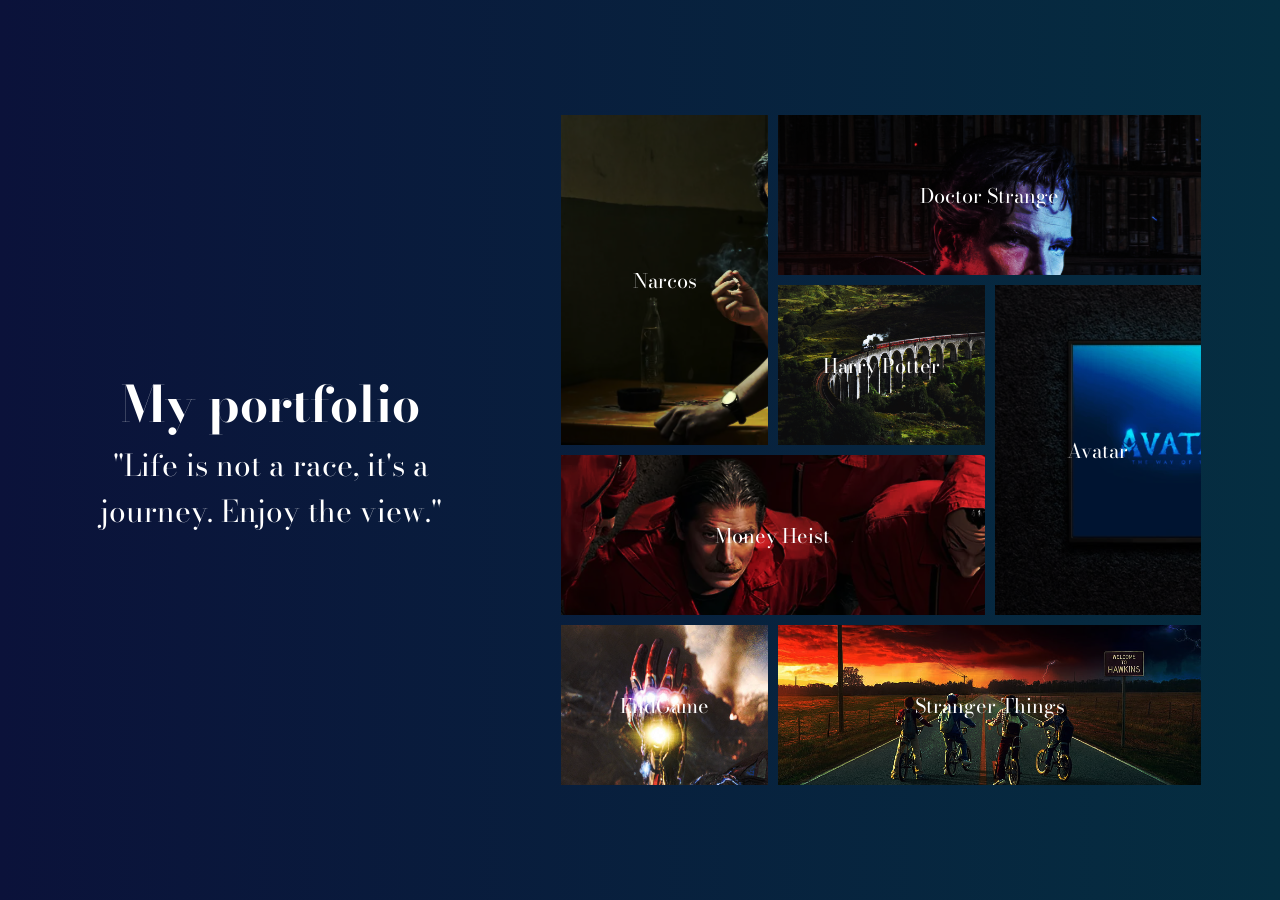
<file: index.html>
<!DOCTYPE html>
<html lang="en">
<head>
    <meta charset="UTF-8">
    <meta name="viewport" content="width=device-width, initial-scale=1.0">
    <title>Beautiful Transition Gallery</title>
    <link rel="stylesheet" href="style.css">
    <link rel="preconnect" href="https://fonts.googleapis.com">
    <link rel="preconnect" href="https://fonts.gstatic.com" crossorigin>
    <link href="https://fonts.googleapis.com/css2?family=Bodoni+Moda:ital,opsz,wght@0,6..96,400..900;1,6..96,400..900&family=Boldonse&family=Tektur:wght@400..900&display=swap" rel="stylesheet">

</head>
<body>
    <div class="container">
        <div class="leftt">
            <h2 class="heading" style="font-size: 50px;">
                My portfolio
            </h2>
            <p class="subh">
                "Life is not a race, it's a journey. Enjoy the view." 
            </p>
        </div>
        <div class="gallery">
            <div class="box row-2"  style="background-image: url(pablo-escobar-pictures-lfnhxwi2a60mgl2k.jpg);">Narcos</div>
            <div class="box col-2" id="box2" style="background-image: url(doctor-strange-red-blue-yluziune6fwhn1nr.jpg);">Doctor Strange</div>
            <div class="box"  style="background-image: url(jack-anstey-XVoyX7l9ocY-unsplash.jpg);">Harry Potter</div>
            <div class="box row-2"  style="background-image: url(tv-on-black-textured-wall-600nw-2235285273.jpg);">Avatar</div>
            <div class="box col-2"  style="background-image: url(1080x1920-money-heist-poster-4x6xr186quiuobt1.jpg);">Money Heist</div>
            <div class="boxim" style=" background-image: url(maxresdefault.jpg);">EndGame</div>
            <div class="box col-2"  style="background-image: url(HD-wallpaper-stranger-things-season-2-resolution-tv-series-and-background-stranger-things-bike.jpg);">Stranger Things</div>
        </div>
    </div>
    
</body>
</html>
</file>
<file: style.css>
*{
    padding: 0;
    margin: 0;
    box-sizing: border-box;
}
body{
    font-family: "Bodoni Moda", serif;
}

.container{
display: flex;
justify-content: space-evenly;
align-items: center;
min-height: 100vh;
gap: 20px;
background: linear-gradient(to right, #0b123a,#052e41);
}

.leftt{
    flex-basis: 30%;
    color: white;
}

.heading{
    font-size: 30px;
    text-align: center;
}

.subh{
    font-size: 30px;
    text-align: center;

}

.gallery{
    flex-basis: 50%;
    display: grid;
    gap: 10px;
    grid-template-columns:repeat(3, 1fr) ;
    grid-auto-rows: 160px;
}

.box{
    background-size: cover;
    color: white;
    display: flex;
    justify-content: center;
    align-items: center;
    font-size: 20px;
    background-color: #383535;
    background-blend-mode: hard-light;
    transition: all 1s ease-in-out;
}
.box:hover{
background-color: #999;
background-position: center;
box-shadow: 0 0 4px white;
}   

.row-2{
    grid-row: span 2;
}

.col-2{
    grid-column: span 2;
}

.boxim{
    background-size: 200% 150%;
    background-repeat: no-repeat;
    color: white;
    display: flex;
    justify-content: center;
    align-items: center;
    font-size: 20px;
    background-color: #383535;
    background-blend-mode: hard-light;
    transition: all 1s ease-in-out;
}

.boxim:hover{
    background-color: #999;
    background-position: top center;
    box-shadow: 0 0 4px white;
}
</file>
